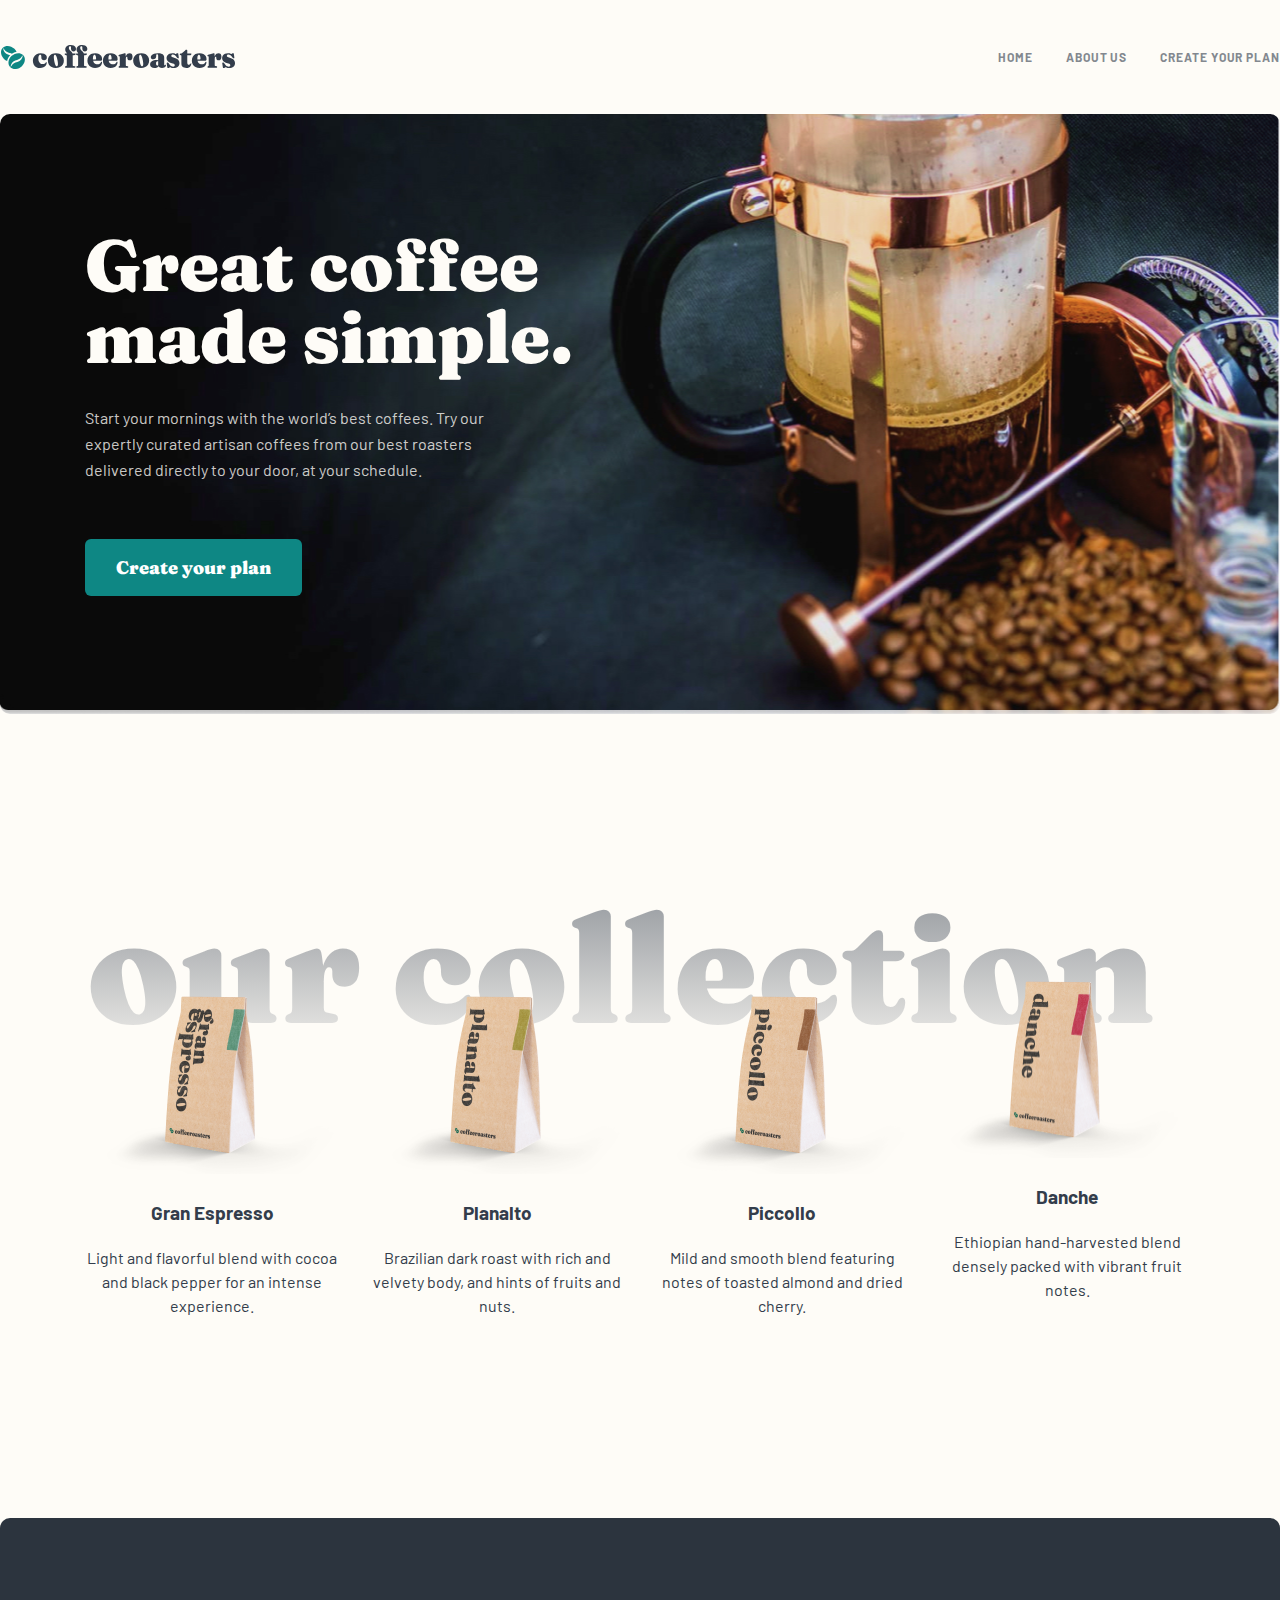
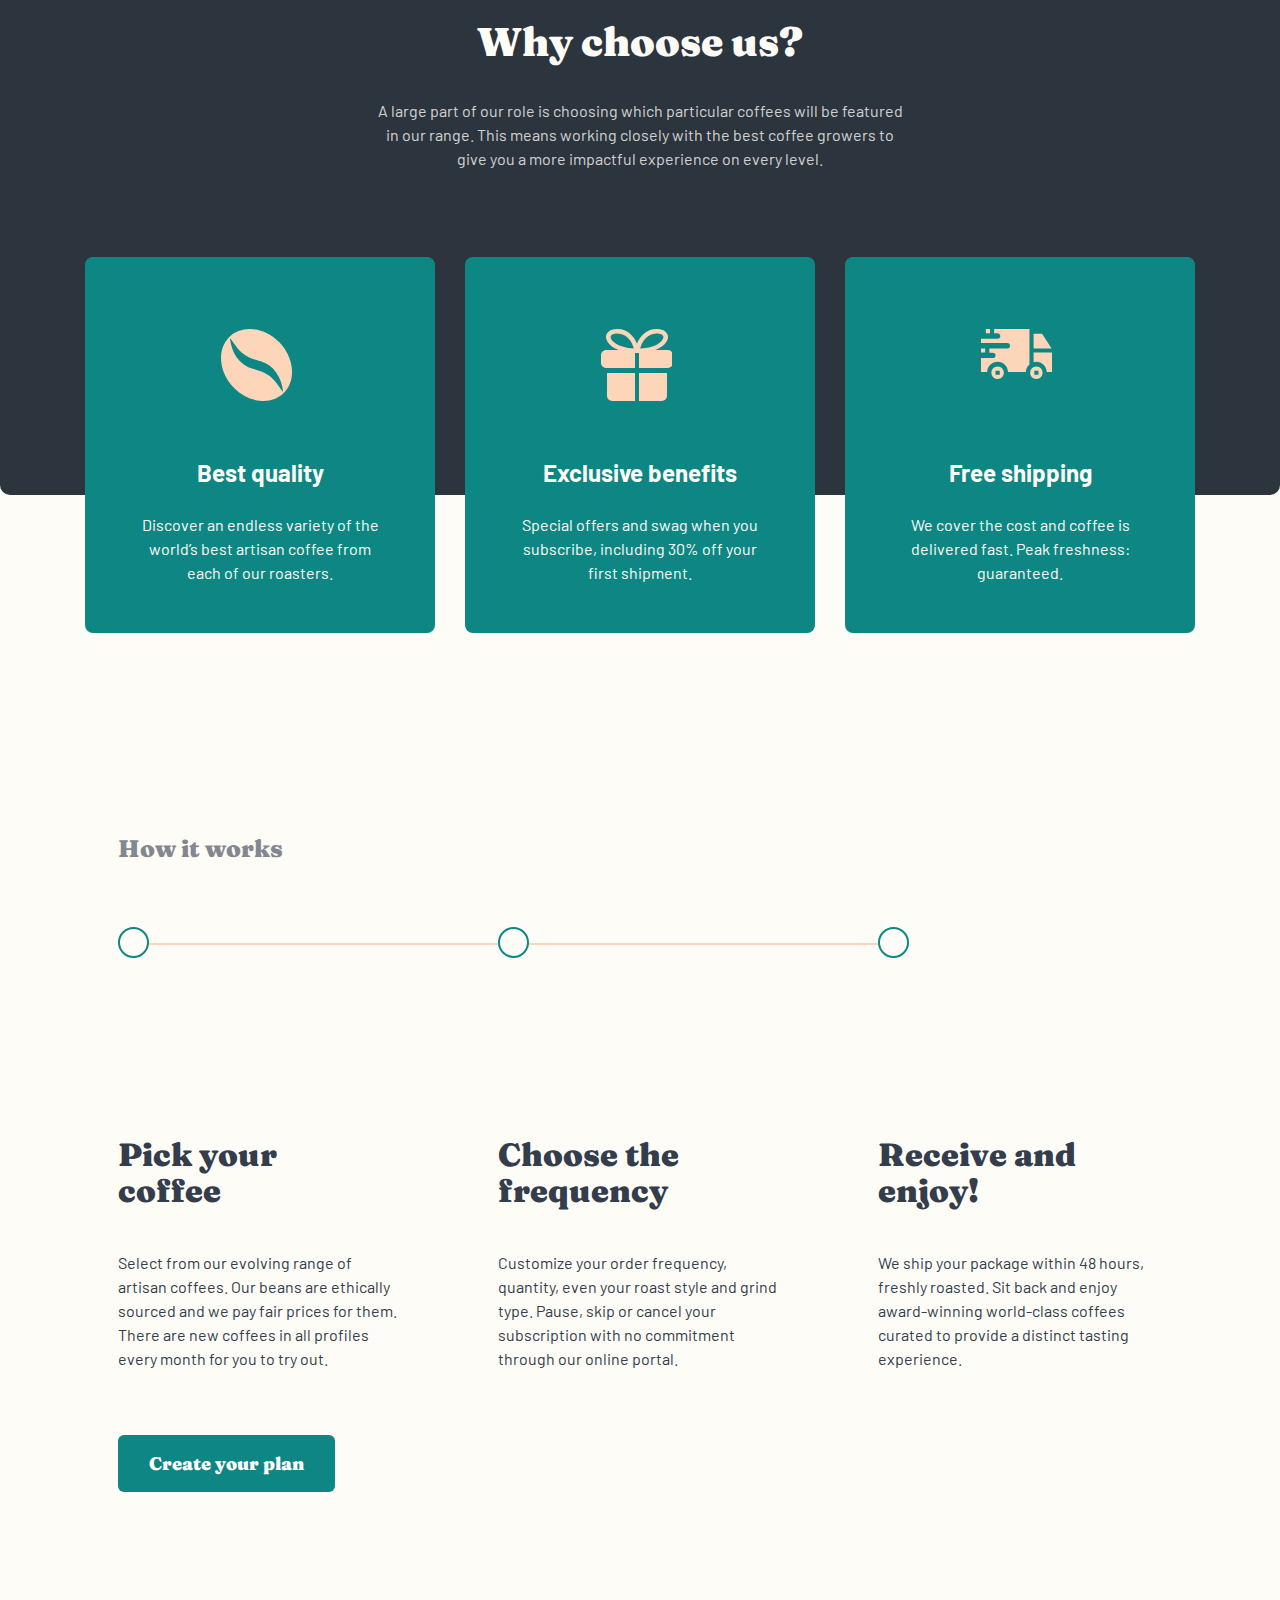
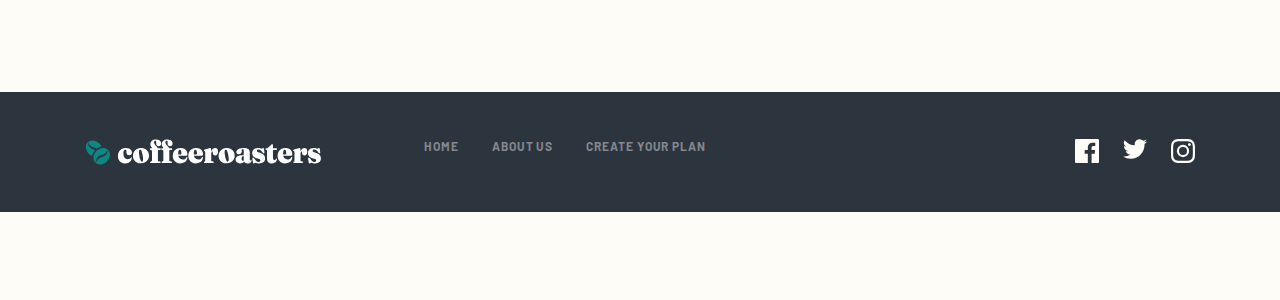
<file: index.html>
<!DOCTYPE html>
<html lang="en">
<head>
    <meta charset="UTF-8">
    <meta http-equiv="X-UA-Compatible" content="IE=edge">
    <meta name="viewport" content="width=device-width, initial-scale=1.0">
    <title>Coffee</title>
    <link rel="stylesheet" href="css/main.css">
</head>
<body>
    <header class="header">
        <div class="header__container container">
            <a class="logo" href="#">
                <img class="logo__img" src="img/coffee-logo.svg" alt="coffeeroastrs site logo with coffee beans" width="236" height="26">
            </a>

            <nav class="header__nav nav">
                <ul class="nav__list">
                    <li class="nav__item">
                         <a class="nav__link" href="#">HOME</a>
                    </li>
                    <li class="nav__item">
                        <a class="nav__link"  href="#">ABOUT US</a>
                    </li>
                    <li class="nav__item">
                        <a class="nav__link"  href="#">Create your plan</a>
                    </li>
                </ul>
            </nav>
        </div>
    </header>

    <main>
        <div class="intro">
            <div class="container intro__container">
                <h2 class="visually-hidden">coffeeroastrs</h2>
                <div class="intro__content">
                    <p class="intro__title">Great coffee
                        made simple.</p>
                    <p class="intro__text">Start your mornings with the world’s best coffees. Try our expertly curated artisan coffees from our best roasters delivered directly to your door, at your schedule.</p>

                    <a class="plan-link plan-link--green" href="#">Create your plan</a>
                </div>
            </div>
        </div>

        <section class="collections">
            <div class="container collections__container">
                <h2 class="collections__title">our collection</h2>
                <ul class="collections__list">
                    <li class="collection">
                        <img class="collection__img collection__img--gran" src="img/gran-espresso.png" alt="gran espresso coffee" width="255" height="193">
                        <h3 class="collection__title">Gran Espresso</h3>
                        <p class="collection__description">Light and flavorful blend with cocoa and black pepper for an intense experience.</p>
                    </li>
                    <li class="collection">
                        <img class="collection__img collection__img--planalto" src="img/planalto.png" alt="planalto coffee" width="256" height="193">
                        <h3 class="collection__title">Planalto</h3>
                        <p class="collection__description">Brazilian dark roast with rich and velvety body, and hints of fruits and nuts.</p>
                    </li>
                    <li class="collection">
                        <img class="collection__img collection__img--piccollo" src="img/piccollo.png" alt="piccollo coffee" width="256" height="193">
                        <h3 class="collection__title">Piccollo</h3>
                        <p class="collection__description">Mild and smooth blend featuring notes of toasted almond and dried cherry.</p>
                    </li>
                    <li class="collection">
                        <img class="collection__img collection__img--danche" src="img/danche.png" alt="danche coffee" width="235" height="177">
                        <h3 class="collection__title">Danche</h3>
                        <p class="collection__description">Ethiopian hand-harvested blend densely packed with vibrant fruit notes.</p>
                    </li>
                </ul>
            </div>
        </section>

        <section class="advantages">
            <div class="container advantages__container">
                <div class="advantages__content">
                    <h2 class="advantages__title">Why choose us?</h2>
                    <p class="advantages__description">A large part of our role is choosing which particular coffees will be featured 
                        in our range. This means working closely with the best coffee growers to give 
                        you a more impactful experience on every level.</p>
                </div>

                <ul class="advantages__list">
                    <li class="advantage advantage--coffee-bean">
                        <h3 class="advantage__title">Best quality</h3>
                        <p class="advantage__description">Discover an endless variety of the world’s best artisan coffee from each of our roasters.</p>
                    </li>
                    <li class="advantage advantage--box">
                        <h3 class="advantage__title">Exclusive benefits</h3>
                        <p class="advantage__description">Special offers and swag when you subscribe, including 30% off your first shipment.</p>
                    </li>
                    <li class="advantage advantage--shipping">
                        <h3 class="advantage__title">Free shipping</h3>
                        <p class="advantage__description">We cover the cost and coffee is delivered fast. Peak freshness: guaranteed.</p>
                    </li>
                </ul>
            </div>
        </section>

        <section class="orders">
            <div class="container orders__container">
                <h2 class="orders__title">How it works</h2>
                <ol class="orders__list">
                    <li class="order order--first ">
                        <h3 class="order__title">Pick your <br> coffee</h3>
                        <p class="order__description">Select from our evolving range of artisan coffees. Our beans are ethically sourced and we pay fair prices for them. There are new coffees in all profiles every month for you to try out.</p>
                    </li>
                    <li class="order order--second ">
                        <h3 class="order__title">Choose the frequency</h3>
                        <p class="order__description">Customize your order frequency, quantity, even your roast style and grind type. Pause, skip or cancel your subscription with no commitment through our online portal.</p>
                    </li>
                    <li class="order order--third ">
                        <h3 class="order__title">Receive and enjoy!</h3>
                        <p class="order__description">We ship your package within 48 hours, freshly roasted. Sit back and enjoy award-winning world-class coffees curated to provide a distinct tasting experience.</p>
                    </li>
                </ol>
                <a class="plan-link plan-link--green" href="#">Create your plan</a>
            </div>
        </section>
    </main>

    <footer class="footer">
        <div class="container footer__container">
            <a class="logo" href="#">
                <img class="logo__img" src="img/footer-logo.svg" alt="coffeeroasters logo with coffee beans" width="236" height="26">
            </a>

            <nav class="nav nav--footer">
                <ul class="nav__list nav__list--footer">
                    <li class="nav__item navigation--footer">
                        <a class="nav__link nav__link--footer" href="#">HOME</a>
                    </li>
                    <li class="nav__item nav--footer">
                        <a class="nav__link nav__link--footer" href="#">ABOUT US</a>
                    </li>
                    <li class="nav__item nav--footer">
                        <a class="nav__link nav__link--footer" href="#">Create your plan</a>
                    </li>
                </ul>
            </nav>

            <ul class="socials">
                <li class="social">
                    <a class="social__link" href="#">
                        <img class="social__img social__img--facebook" src="img/facebook-icon.svg" alt="facebook-icon" width="24" height="24">
                    </a>
                </li>
                <li class="social">
                    <a class="social__link" href="#">
                        <img class="social__img social__img--twitter" src="img/twitter-icon.svg" alt="twitter-icon" width="24" height="20">
                    </a>
                </li>
                <li class="social">
                    <a class="social__link" href="#">
                        <img class="social__img social__img--instagram" src="img/instagram-icon.svg" alt="instagram-icon" width="24" height="24">
                    </a>
                </li>
            </ul>
        </div>
    </footer>
</body>
</html>
</file>
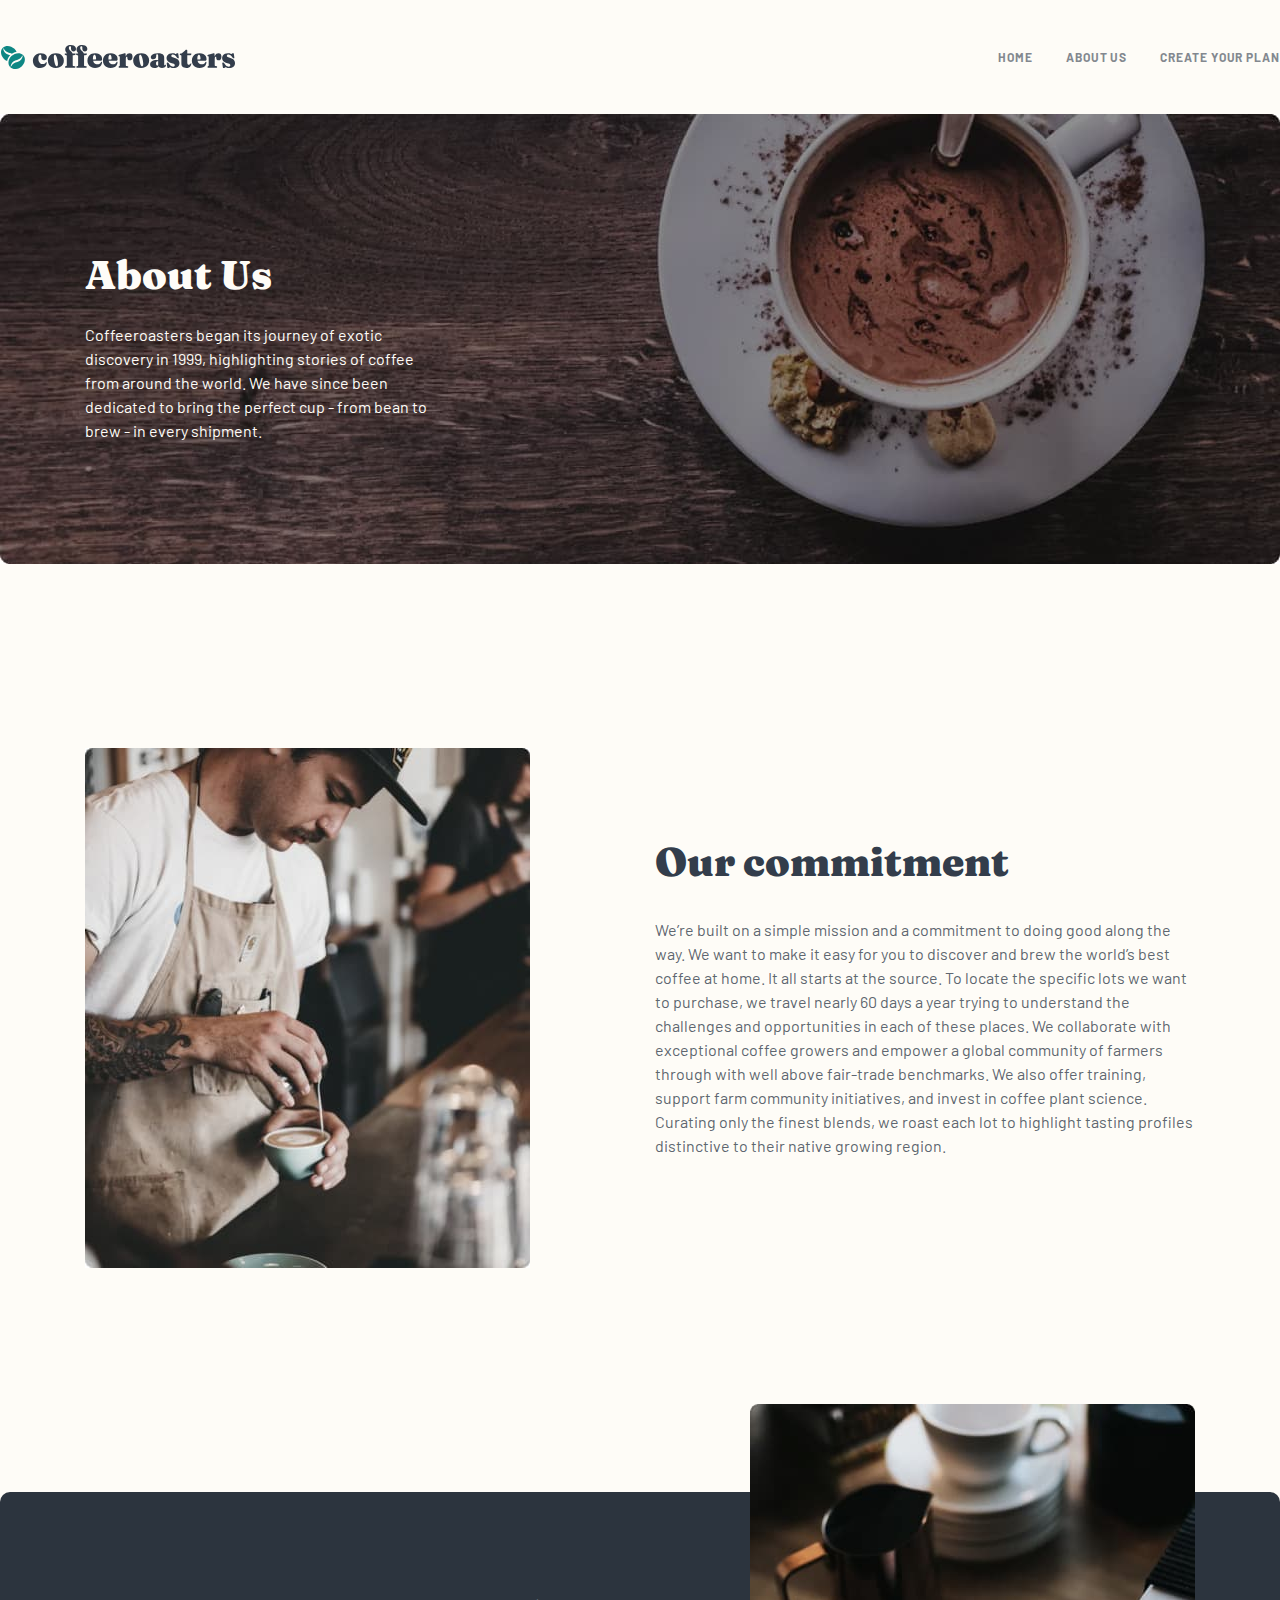
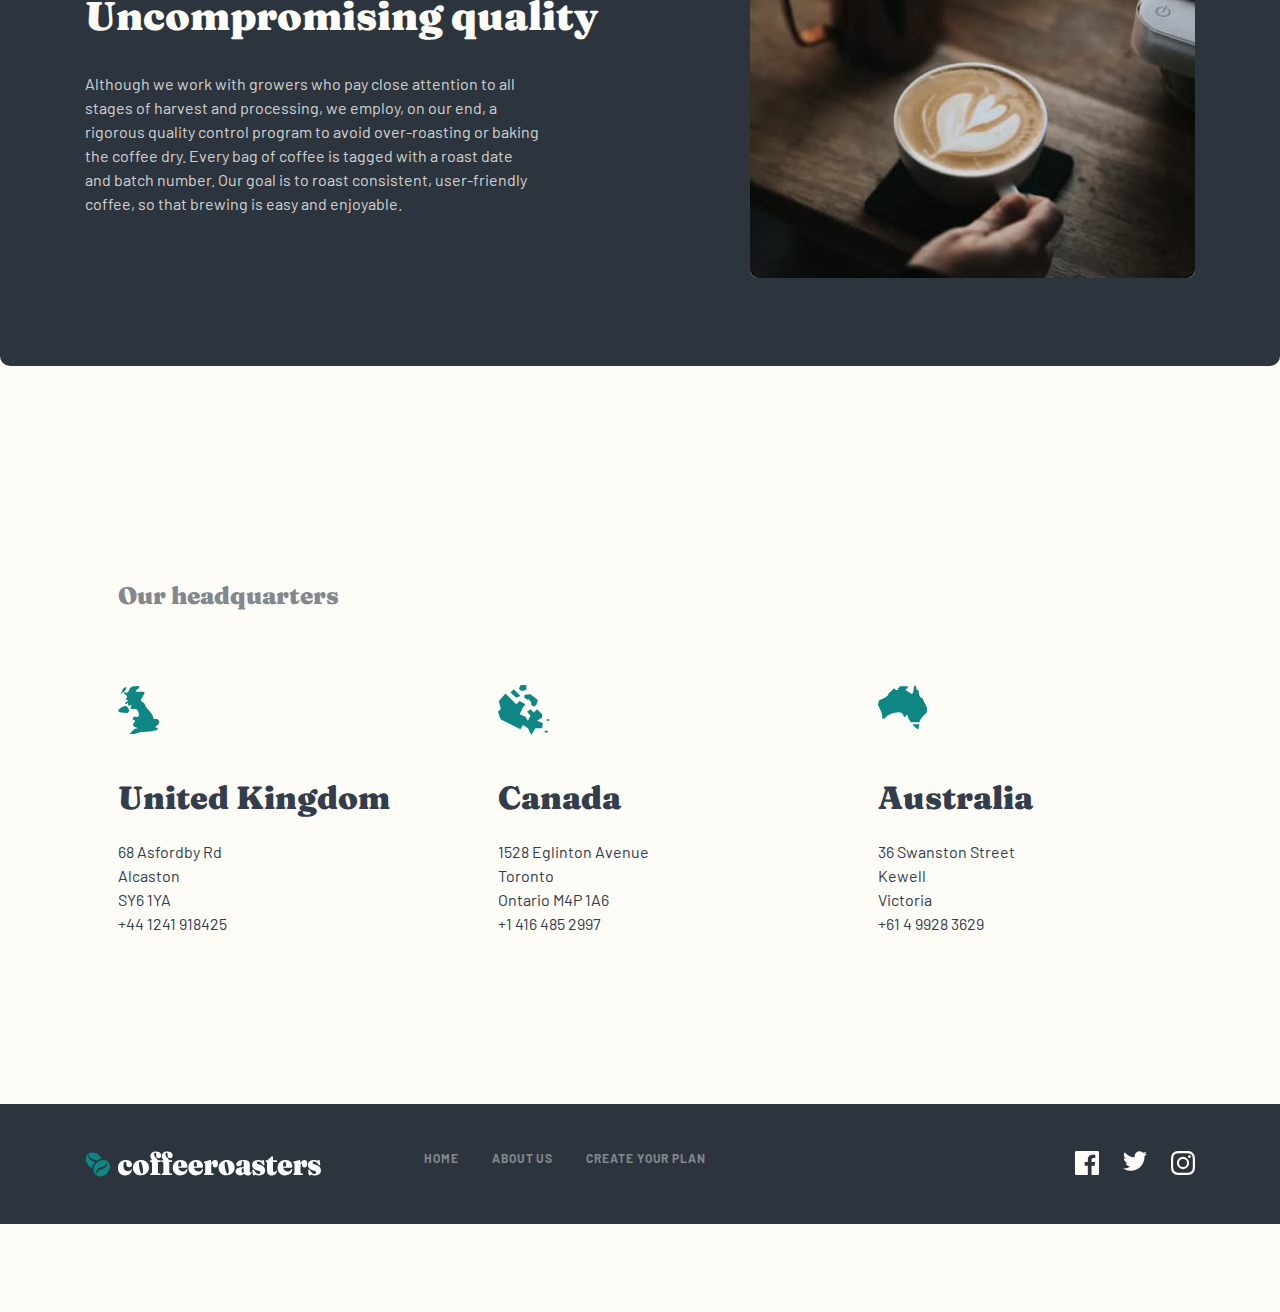
<file: about.html>
<!DOCTYPE html>
<html lang="en">
<head>
    <meta charset="UTF-8">
    <meta http-equiv="X-UA-Compatible" content="IE=edge">
    <meta name="viewport" content="width=device-width, initial-scale=1.0">
    <title>About Us</title>
    <link rel="stylesheet" href="css/main.css">
</head>
<body>
    <header class="header">
        <div class="header__container container">
            <a class="logo" href="#">
                <img class="logo__img" src="img/coffee-logo.svg" alt="coffeeroastrs site logo with coffee beans" width="236" height="26">
            </a>

            <nav class="header__nav nav">
                <ul class="nav__list">
                    <li class="nav__item">
                         <a class="nav__link" href="#">HOME</a>
                    </li>
                    <li class="nav__item">
                        <a class="nav__link"  href="#">ABOUT US</a>
                    </li>
                    <li class="nav__item">
                        <a class="nav__link"  href="#">Create your plan</a>
                    </li>
                </ul>
            </nav>
        </div>
    </header>

    <main>
        
        <div class="about-intro">
            <div class="container about-intro__container">
                    <div class="about-intro__content">
                        <h2 class="about-intro__title">About Us</h2>
                        <p class="about-intro__description">Coffeeroasters began its journey of exotic discovery in 1999, highlighting stories of coffee from around the world. We have since been dedicated to bring the perfect cup - from bean to brew - in every shipment.</p>
                    </div>
            </div>
        </div>
        

        <section class="commitment">
            <div class="container commitment__container">
                <div class="commitment__content">
                    <h2 class="commitment__title">Our commitment</h2>
                    <p class="commitment__description">We’re built on a simple mission and a commitment to doing good along the way. We want to make it easy for you to discover and brew the world’s best coffee at home. It all starts at the source. To locate the specific lots we want to purchase, we travel nearly 60 days a year trying to understand the challenges and opportunities in each of these places. We collaborate with exceptional coffee growers and empower a global community of farmers through with well above fair-trade benchmarks. We also offer training, support farm community initiatives, and invest in coffee plant science. Curating only the finest blends, we roast each lot to highlight tasting profiles distinctive to their native growing region.</p>
                </div>
            </div>
        </section>

        <section class="quality">
            <div class="container quality__container">
                <div class="quality__content">
                    <h2 class="quality__title">Uncompromising quality</h2>
                    <p class="quality__description">Although we work with growers who pay close attention to all stages of harvest and processing, we employ, on our end, a rigorous quality control program to avoid over-roasting or baking the coffee dry. Every bag of coffee is tagged with a roast date and batch number. Our goal is to roast consistent, user-friendly coffee, so that brewing is easy and enjoyable.</p>
                </div>
            </div>
        </section>

        <section class="headquarters">
            <div class="container headquarters__container">
                <h2 class="headquarters__title">Our headquarters</h2>

                <ul class="headquarters__list">
                    
                    <li class="headquarter headquarter--uk">
                        <h3 class="headquarter__title">United Kingdom</h3>
                        <address class="headquarter__address">
                            68  Asfordby Rd <br>
                                Alcaston <br>
                                SY6 1YA 
                        </address>
                        <p class="headquarter__description">+44 1241 918425</p>
                    </li>    
                
                    <li class="headquarter headquarter--canada">
                        <h3 class="headquarter__title">Canada</h3>
                        <address class="headquarter__address">
                            1528  Eglinton Avenue <br>
                                Toronto <br>
                                Ontario M4P 1A6
                        </address>
                        <p class="headquarter__description">+1 416 485 2997</p>
                    </li>    
                
                    <li class="headquarter headquarter--australia">
                        <h3 class="headquarter__title">Australia</h3>
                        <address class="headquarter__address">
                            36 Swanston Street <br>
                                Kewell <br>
                                Victoria
                        </address>
                        <p class="headquarter__description"> +61 4 9928 3629</p>
                    </li>
                            
                
                </ul>
            </div>
        </section>

    </main>

    <footer class="footer">
        <div class="container footer__container">
            <a class="logo" href="#">
                <img class="logo__img" src="img/footer-logo.svg" alt="coffeeroasters logo with coffee beans" width="236" height="26">
            </a>

            <nav class="nav nav--footer">
                <ul class="nav__list nav__list--footer">
                    <li class="nav__item navigation--footer">
                        <a class="nav__link nav__link--footer" href="#">HOME</a>
                    </li>
                    <li class="nav__item">
                        <a class="nav__link nav__link--footer" href="#">ABOUT US</a>
                    </li>
                    <li class="nav__itemr">
                        <a class="nav__link nav__link--footer" href="#">Create your plan</a>
                    </li>
                </ul>
            </nav>

            <ul class="socials">
                <li class="social">
                    <a class="social__link" href="#">
                        <img class="social__img social__img--facebook" src="img/facebook-icon.svg" alt="facebook-icon" width="24" height="24">
                    </a>
                </li>
                <li class="social">
                    <a class="social__link" href="#">
                        <img class="social__img social__img--twitter" src="img/twitter-icon.svg" alt="twitter-icon" width="24" height="20">
                    </a>
                </li>
                <li class="social">
                    <a class="social__link" href="#">
                        <img class="social__img social__img--instagram" src="img/instagram-icon.svg" alt="instagram-icon" width="24" height="24">
                    </a>
                </li>
            </ul>
        </div>
    </footer>
</body>
</html>
</file>
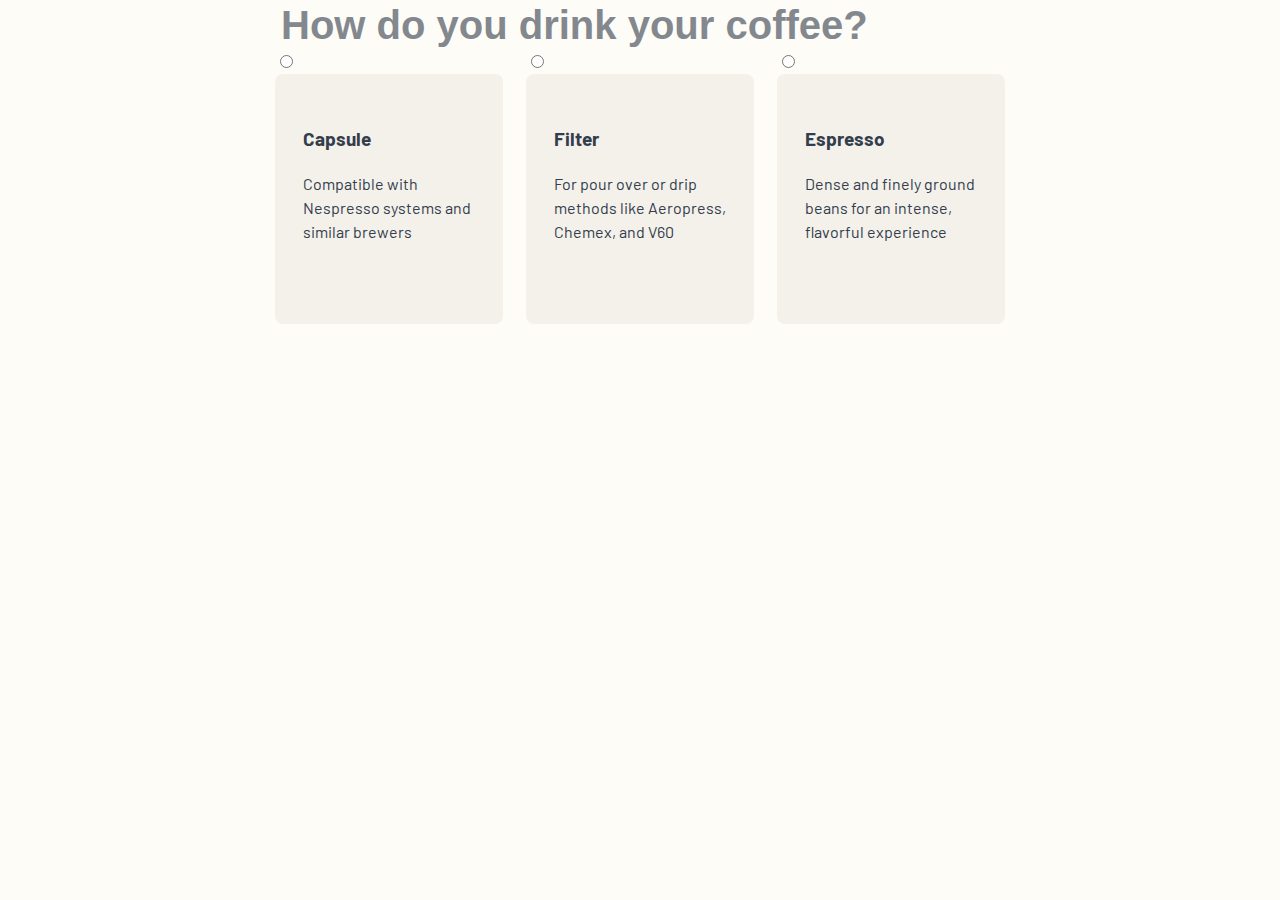
<file: subscribe.html>
<!DOCTYPE html>
<html lang="en">
<head>
    <meta charset="UTF-8">
    <meta http-equiv="X-UA-Compatible" content="IE=edge">
    <meta name="viewport" content="width=device-width, initial-scale=1.0">
    <title>Subscribe</title>
    <link rel="stylesheet" href="css/main.css">
</head>
<body>
    <main>
        <form action="#" class="form">
            <button class="plan__toggler">How do you drink your coffee?</button>
            <div class="plan">
                <label class="plan__label">
                    <input class="plan__input visually-hedden" name="coffee_condition" type="radio">
                    <span class="plan__styled-radio">
                        <h3 class="plan__title">Capsule</h3>
                        <p class="plan__description">Compatible with Nespresso systems and similar brewers</p>
                    </span>
                </label>
                <label class="plan__label">
                    <input class="plan__input visually-hedden" name="coffee_condition" type="radio">
                    <span class="plan__styled-radio">
                        <h3 class="plan__title">Filter</h3>
                        <p class="plan__description">For pour over or drip methods like Aeropress, Chemex, and V60</p>
                    </span>
                </label>
                <label class="plan__label">
                    <input class="plan__input visually-hedden" name="coffee_condition" type="radio">
                    <span class="plan__styled-radio plan__styled-radio--last">
                        <h3 class="plan__title">Espresso</h3>
                        <p class="plan__description">Dense and finely ground beans for an intense, flavorful experience</p>
                    </span>
                </label>
            </div>
        </form>
    </main>
    
</body>
</html>
</file>
<file: css/main.css>
line-bg {
  background-image: url("../img/line-icon.svg");
  width: 760px;
  height: 2px;
  position: absolute;
  right: 0;
  bottom: 0;
  content: '';
}

@font-face {
  font-family: 'Barlow';
  src: url("../fonts/Barlow-Bold.woff2") format("woff2"), url("../fonts/Barlow-Bold.woff") format("woff");
  font-weight: bold;
  font-style: normal;
  font-display: swap;
}

@font-face {
  font-family: 'Barlow';
  src: url("../fonts/Barlow-Regular.woff2") format("woff2"), url("../fonts/Barlow-Regular.woff") format("woff");
  font-weight: normal;
  font-style: normal;
  font-display: swap;
}

@font-face {
  font-family: 'Fraunces';
  src: url("../fonts/Fraunces-Black.woff2") format("woff2"), url("../fonts/Fraunces-Black.woff") format("woff");
  font-weight: 900;
  font-style: normal;
  font-display: swap;
}

*,
*::after,
*::before {
  -webkit-box-sizing: border-box;
          box-sizing: border-box;
}

body {
  margin: 0;
  padding: 0;
  font-family: 'Barlow', sans-serif;
  font-weight: normal;
  font-size: 16px;
  line-height: 1.5;
  color: #333D4B;
  background-color: #FEFCF7;
}

p {
  margin: 0;
}

.visually-hidden {
  clip: rect(0 0 0 0);
  -webkit-clip-path: inset(50%);
          clip-path: inset(50%);
  height: 1px;
  overflow: hidden;
  position: absolute;
  white-space: nowrap;
  width: 1px;
}

.container {
  width: 1280px;
  margin: 0 auto;
}

.header__container {
  display: -webkit-box;
  display: -ms-flexbox;
  display: flex;
  padding: 44px 0;
  -webkit-box-align: center;
      -ms-flex-align: center;
          align-items: center;
  -webkit-box-pack: justify;
      -ms-flex-pack: justify;
          justify-content: space-between;
}

.logo__img {
  display: block;
}

.logo__img {
  display: block;
}

.nav {
  -webkit-box-flex: 1;
      -ms-flex-positive: 1;
          flex-grow: 1;
}

.nav__list {
  margin: 0;
  padding: 0;
  list-style: none;
  display: -webkit-box;
  display: -ms-flexbox;
  display: flex;
  -webkit-box-pack: end;
      -ms-flex-pack: end;
          justify-content: flex-end;
}

.nav__item {
  margin-right: 33px;
}

.nav__item:last-child {
  margin-right: 0;
}

.nav__link {
  display: block;
  text-decoration: none;
  display: block;
  font-weight: bold;
  font-size: 12px;
  line-height: 15px;
  letter-spacing: 0.923077px;
  text-transform: uppercase;
  color: #83888F;
}

.nav__link:hover {
  color: #333D4B;
}

.intro {
  position: relative;
}

.intro__container {
  padding-bottom: 135px;
}

.intro__container::before {
  background: url("../../img/intro-bg.jpg") no-repeat center center;
  width: 1280px;
  height: 600px;
  border-radius: 10px;
  position: absolute;
  z-index: -1;
  content: '';
}

.intro__content {
  width: 493px;
  padding: 115px 0 115px 85px;
}

.intro__title {
  font-family: 'Fraunces';
  width: 493px;
  font-weight: 900;
  font-size: 72px;
  line-height: 72px;
  color: #FEFCF7;
}

.intro__text {
  margin-top: 32px;
  margin-bottom: 56px;
  font-weight: normal;
  font-size: 16px;
  line-height: 26px;
  color: rgba(254, 252, 247, 0.8);
}

.plan-link--green {
  display: block;
  text-decoration: none;
  display: inline-block;
  padding: 16px 31px;
  font-family: "Fraunces";
  font-weight: 900;
  font-size: 18px;
  line-height: 25px;
  text-align: center;
  color: #fff;
  background-color: #0E8784;
  border-radius: 6px;
}

.plan-link--green:hover {
  background-color: #66D2CF;
}

.collections {
  padding: 135px 0 100px;
  position: relative;
}

.collections__container {
  width: 1111px;
  margin: 0 auto;
}

.collections__title {
  position: absolute;
  top: 10px;
  margin: 0;
  width: 1072px;
  z-index: -1;
  font-family: "Fraunces";
  font-weight: 900;
  font-size: 150px;
  text-align: center;
  color: transparent;
  background-color: #83888F;
  -webkit-background-clip: text;
  background-image: -webkit-gradient(linear, left top, left bottom, from(rgba(254, 252, 247, 0.0001)), to(#FEFCF7));
  background-image: linear-gradient(180deg, rgba(254, 252, 247, 0.0001) 0%, #FEFCF7 100%);
}

.collections__list {
  margin: 0;
  padding: 0;
  list-style: none;
  width: 1111px;
  display: -webkit-box;
  display: -ms-flexbox;
  display: flex;
  -ms-flex-wrap: wrap;
      flex-wrap: wrap;
  text-align: center;
}

.collection {
  display: inline-block;
  width: 255px;
  margin-right: 30px;
  text-align: center;
}

.collection:last-child {
  margin-right: 0;
}

.collecton__title {
  margin: 0;
  padding: 72px 0 24px;
  font-family: "Fraunces";
  font-weight: 900;
  font-size: 24px;
  line-height: 32px;
  color: #333D4B;
}

.advantages__container {
  padding: 100px 85px;
  position: relative;
}

.advantages__container::before {
  display: block;
  width: 100%;
  background-color: #2C343E;
  border-radius: 10px;
  z-index: -1;
  position: absolute;
  left: 0;
  right: 0;
  content: '';
  height: 577px;
}

.advantages__content {
  max-width: 540px;
  text-align: center;
  margin: 100px auto 86px;
}

.advantages__title {
  font-family: "Fraunces";
  font-weight: 900;
  font-size: 40px;
  line-height: 48px;
  color: #FEFCF7;
}

.advantages__description {
  color: rgba(254, 252, 247, 0.8);
}

.advantages__list {
  margin: 0;
  padding: 0;
  list-style: none;
  display: -webkit-box;
  display: -ms-flexbox;
  display: flex;
  -webkit-box-pack: center;
      -ms-flex-pack: center;
          justify-content: center;
  -ms-flex-wrap: wrap;
      flex-wrap: wrap;
}

.advantage {
  max-width: 350px;
  margin-right: 30px;
  padding: 200px 48px 48px;
  position: relative;
  -webkit-box-pack: justify;
      -ms-flex-pack: justify;
          justify-content: space-between;
  background-color: #0E8784;
  border-radius: 8px;
  text-align: center;
}

.advantage:last-child {
  margin-right: 0;
}

.advantage__title {
  margin: 0;
  margin-bottom: 24px;
  font-family: Fraunces 9pt;
  font-weight: 900;
  font-size: 24px;
  line-height: 32px;
  color: #FEFCF7;
}

.advantage__description {
  color: #FEFCF7;
}

.advantage--coffee-bean::before {
  width: 71px;
  height: 72px;
  position: absolute;
  background-repeat: no-repeat;
  top: 72px;
  bottom: 56px;
  right: 143px;
  left: 136px;
  content: '';
  background-image: url("../img/cofee-bean.svg");
}

.advantage--box::before {
  width: 71px;
  height: 72px;
  position: absolute;
  background-repeat: no-repeat;
  top: 72px;
  bottom: 56px;
  right: 143px;
  left: 136px;
  content: '';
  background-image: url("../img/prize-con.svg");
}

.advantage--shipping::before {
  width: 71px;
  height: 72px;
  position: absolute;
  background-repeat: no-repeat;
  top: 72px;
  bottom: 56px;
  right: 143px;
  left: 136px;
  content: '';
  background-image: url("../img/delivery-icon.svg");
}

.orders__container {
  max-width: 1045px;
  padding: 100px 0 200px;
  position: relative;
}

.orders__container::before {
  width: 760px;
  border-top: 2px solid #FDD6BA;
  position: absolute;
  top: 210px;
  left: 16px;
  right: 0;
  bottom: 0;
  content: '';
}

.orders__title {
  margin: 0;
  margin-bottom: 80px;
  font-family: "Fraunces";
  font-weight: 900;
  font-size: 24px;
  line-height: 32px;
  color: #83888F;
}

.orders__list {
  margin: 0;
  padding: 0;
  list-style: none;
  display: -webkit-box;
  display: -ms-flexbox;
  display: flex;
  margin-top: 67px;
  -webkit-box-pack: center;
      -ms-flex-pack: center;
          justify-content: center;
  -ms-flex-wrap: wrap;
      flex-wrap: wrap;
}

.order {
  max-width: 285px;
  margin-top: 82px;
  margin-right: 95px;
  margin-bottom: 64px;
  padding-top: 110px;
  position: relative;
}

.order:last-child {
  margin-right: 0;
}

.order::before {
  display: block;
  width: 31px;
  height: 31px;
  border-radius: 50%;
  background-color: #FEFCF7;
  border: 2px solid #0E8784;
  position: absolute;
  top: -100px;
  content: '';
}

.order__title {
  margin: 0;
  margin-bottom: 42px;
  font-family: "Fraunces";
  font-weight: 900;
  font-size: 32px;
  line-height: 36px;
}

.footer {
  padding-bottom: 88px;
}

.footer__container {
  display: -webkit-box;
  display: -ms-flexbox;
  display: flex;
  padding: 47px 85px;
  background-color: #2C343E;
}

.logo__img {
  color: #fff;
}

.nav__list--footer {
  margin-left: 103px;
  margin-right: 369px;
}

.nav__link--footer:hover {
  color: #FEFCF7;
}

.socials {
  margin: 0;
  padding: 0;
  list-style: none;
  display: -webkit-box;
  display: -ms-flexbox;
  display: flex;
}

.social {
  margin-right: 24px;
}

.social:last-child {
  margin-right: 0;
}

.social__img {
  display: block;
}

.social__img:hover {
  background-color: #FDD6BA;
}

.about-intro__container {
  position: relative;
  padding-bottom: 168px;
}

.about-intro__container::before {
  background-image: url("../img/about-bg.jpg");
  width: 1280px;
  height: 450px;
  position: absolute;
  z-index: -1;
  content: '';
}

.about-intro__content {
  max-width: 445px;
  padding: 137px 0 137px 85px;
}

.about-intro__title {
  margin: 0;
  margin-bottom: 24px;
  font-family: "Fraunces";
  font-weight: 900;
  font-size: 40px;
  line-height: 48px;
  color: #FEFCF7;
}

.about-intro__description {
  color: #FEFCF7;
}

.commitment {
  position: relative;
  padding-bottom: 244px;
}

.commitment__container {
  width: 1110px;
}

.commitment__container::before {
  background: url("../img/commitment-bg.jpg") no-repeat;
  width: 445px;
  height: 520px;
  position: absolute;
  content: '';
}

.commitment__content {
  width: 540px;
  margin-left: auto;
  padding: 90px 0;
}

.commitment__title {
  margin: 0;
  margin-bottom: 32px;
  font-family: "Fraunces";
  font-weight: 900;
  font-size: 40px;
  line-height: 48px;
}

.commitment__description {
  color: rgba(51, 61, 75, 0.8);
}

.quality__container {
  position: relative;
  padding-bottom: 168px;
}

.quality__container::before {
  display: block;
  width: 100%;
  background-color: #2C343E;
  border-radius: 10px;
  z-index: -1;
  position: absolute;
  left: 0;
  right: 0;
  content: '';
  height: 474px;
}

.quality__content {
  width: 540px;
  padding: 100px 0 176px 85px;
  position: relative;
}

.quality__content::before {
  background-image: url("../img/quality-bg.jpg");
  border-radius: 8px;
  display: block;
  width: 445px;
  height: 474px;
  position: absolute;
  left: 750px;
  top: -88px;
  content: '';
}

.quality__title {
  width: 571px;
  margin: 0;
  margin-bottom: 32px;
  font-family: "Fraunces";
  font-weight: 900;
  font-size: 40px;
  line-height: 48px;
  color: #FEFCF7;
}

.quality__description {
  color: rgba(254, 252, 247, 0.8);
}

.headquarters__container {
  width: 1045px;
  padding-bottom: 168px;
}

.headquarters__title {
  margin-bottom: 73px;
  font-family: "Fraunces";
  font-weight: 900;
  font-size: 24px;
  line-height: 32px;
  color: #83888F;
}

.headquarters__list {
  margin: 0;
  padding: 0;
  list-style: none;
  display: -webkit-box;
  display: -ms-flexbox;
  display: flex;
  -webkit-box-pack: center;
      -ms-flex-pack: center;
          justify-content: center;
  -ms-flex-wrap: wrap;
      flex-wrap: wrap;
}

.headquarter {
  width: 285px;
  padding-top: 95px;
  margin-right: 95px;
  position: relative;
}

.headquarter:last-child {
  margin-right: 0;
}

.headquarter--uk::before {
  background-image: url("../img/uk-icon.svg");
  display: block;
  background-repeat: no-repeat;
  width: 41;
  height: 49px;
  position: absolute;
  top: 0;
  bottom: 46px;
  left: 0;
  right: 100px;
  content: '';
}

.headquarter--canada {
  background-image: url("../img/canada-icon.svg");
  display: block;
  background-repeat: no-repeat;
  width: 41;
  height: 49px;
  top: 0;
  bottom: 46px;
  left: 0;
  right: 100px;
  content: '';
}

.headquarter--australia {
  background-image: url("../img/australia-icon.svg");
  display: block;
  background-repeat: no-repeat;
  width: 41;
  height: 49px;
  top: 0;
  bottom: 46px;
  left: 0;
  right: 100px;
  content: '';
}

.headquarter__title {
  margin: 0;
  margin-bottom: 24px;
  font-family: "Fraunces";
  font-size: 32px;
  line-height: 36px;
}

.headquarter__address {
  font-style: normal;
}

.form {
  width: 730px;
  margin: 0 auto;
}

.plan__toggler {
  display: inline-block;
  background-color: transparent;
  border: none;
  font-weight: 900;
  font-size: 40px;
  line-height: 48px;
  color: #83888F;
}

.plan {
  display: -webkit-box;
  display: -ms-flexbox;
  display: flex;
}

.plan__styled-radio {
  display: block;
  width: 228px;
  height: 250px;
  padding: 32px 28px 84px;
  margin-right: 23px;
  background-color: #F4F1EB;
  border-radius: 8px;
}

/* .plan__styled-radio:last-child {
    margin-right: 0;
} */
.plan__styled-radio--last {
  margin-right: 0;
}

.plan__input:checked + .plan__styled-radio {
  background-color: #0E8784;
}
/*# sourceMappingURL=main.css.map */
</file>
